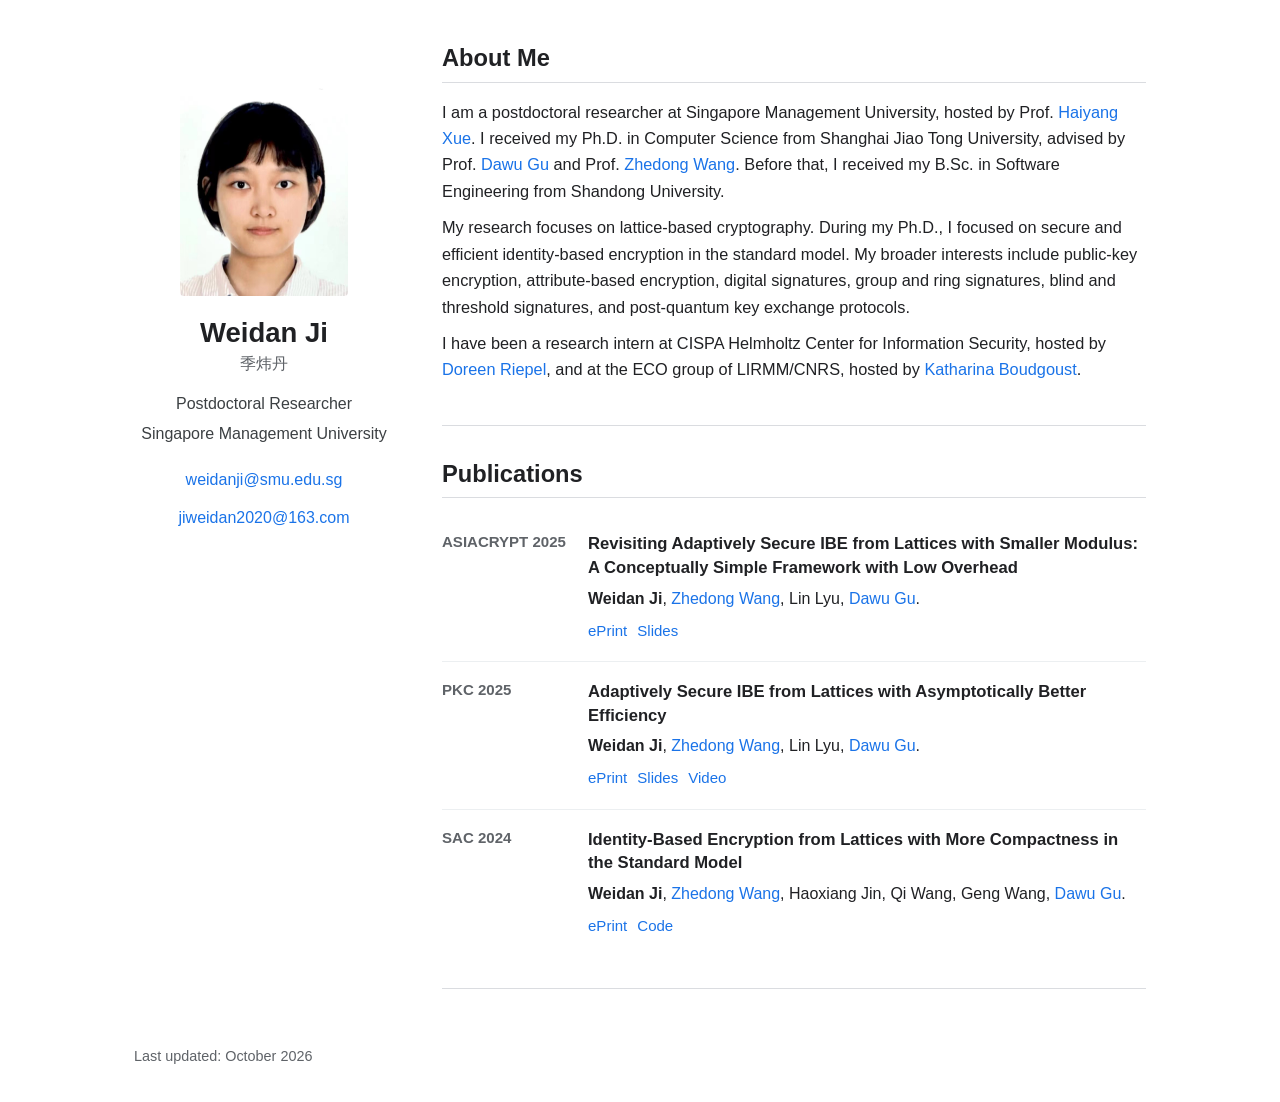
<file: index.html>
<!doctype html>
<html lang="en">
  <head>
    <meta charset="utf-8">
    <meta name="viewport" content="width=device-width, initial-scale=1">
    <title>Weidan Ji</title>
    <meta
      name="description"
      content="Personal academic homepage of Weidan Ji, a cryptography researcher working on lattice-based cryptography and identity-based encryption."
    >
    <link rel="stylesheet" href="styles.css">
  </head>
  <body>

    <main id="top" class="page">
      <aside class="profile">
        <img class="portrait" src="assets/weidan-ji.jpeg" alt="Portrait of Weidan Ji">
        <h1>Weidan Ji</h1>
        <p class="name-cn">季炜丹</p>
        <p class="role">Postdoctoral Researcher</p>
        <p class="affiliation">Singapore Management University</p>

        <div class="contact-list" aria-label="Contact links">
          <a href="mailto:weidanji@smu.edu.sg">weidanji@smu.edu.sg</a>
          <a href="mailto:jiweidan2020@163.com">jiweidan2020@163.com</a>
        </div>
      </aside>

      <section class="content">
          <section id="home" class="section intro">
            <h2>About Me</h2>
            <p>
              I am a postdoctoral researcher at Singapore Management University,
              hosted by Prof. <a href="https://haiyangxc.github.io/hyxue/">Haiyang Xue</a>.
              I received my Ph.D. in Computer Science from Shanghai Jiao Tong University,
              advised by Prof. <a href="https://english.seiee.sjtu.edu.cn/english/detail/841_663.htm">Dawu Gu</a> and Prof. <a href="https://cs.sjtu.edu.cn/en/jiaoshiml/wangzhedong.html">Zhedong Wang</a>. Before that, I received
              my B.Sc. in Software Engineering from Shandong University.
            </p>
            <p>
              My research focuses on lattice-based cryptography. During my Ph.D., I focused
              on secure and efficient identity-based encryption in the standard model. My broader
              interests include public-key encryption, attribute-based encryption,
              digital signatures, group and ring signatures, blind and threshold
              signatures, and post-quantum key exchange protocols.
            </p>
            <p>
              I have been a research intern at CISPA Helmholtz Center for Information
              Security, hosted by <a href="https://provsec.org/doreen.html">Doreen Riepel</a>, and at the ECO group of LIRMM/CNRS,
              hosted by <a href="https://katinkabou.github.io/">Katharina Boudgoust</a>.
            </p>
          </section>

          <section id="publications" class="section">
            <h2>Publications</h2>

            <div class="publication">
              <div class="pub-year">ASIACRYPT 2025</div>
              <div class="pub-main">
                <h3>
                  Revisiting Adaptively Secure IBE from Lattices with Smaller Modulus:
                  A Conceptually Simple Framework with Low Overhead
                </h3>
                <p><strong>Weidan Ji</strong>, <a href="https://cs.sjtu.edu.cn/en/jiaoshiml/wangzhedong.html">Zhedong Wang</a>, Lin Lyu, <a href="https://english.seiee.sjtu.edu.cn/english/detail/841_663.htm">Dawu Gu</a>.</p>
                <div class="pub-links">
                  <a href="https://eprint.iacr.org/2025/1466">ePrint</a>
                  <a href="https://drive.google.com/file/d/1e0ys3QAAJkQX7WcunN2tXa_-Uzj5AYzg/view?usp=sharing">Slides</a>
                </div>
              </div>
            </div>

            <div class="publication">
              <div class="pub-year">PKC 2025</div>
              <div class="pub-main">
                <h3>Adaptively Secure IBE from Lattices with Asymptotically Better Efficiency</h3>
                <p><strong>Weidan Ji</strong>, <a href="https://cs.sjtu.edu.cn/en/jiaoshiml/wangzhedong.html">Zhedong Wang</a>, Lin Lyu, <a href="https://english.seiee.sjtu.edu.cn/english/detail/841_663.htm">Dawu Gu</a>.</p>
                <div class="pub-links">
                  <a href="https://eprint.iacr.org/2025/253">ePrint</a>
                  <a href="https://iacr.org/submit/files/slides/2025/pkc/pkc2025/138/138_slides.pdf">Slides</a>
                  <a href="https://www.youtube.com/watch?v=SqWLYc2ZV9k&t=25s">Video</a>
                </div>
              </div>
            </div>

            <div class="publication">
              <div class="pub-year">SAC 2024</div>
              <div class="pub-main">
                <h3>Identity-Based Encryption from Lattices with More Compactness in the Standard Model</h3>
                <p><strong>Weidan Ji</strong>, <a href="https://cs.sjtu.edu.cn/en/jiaoshiml/wangzhedong.html">Zhedong Wang</a>, Haoxiang Jin, Qi Wang, Geng Wang, <a href="https://english.seiee.sjtu.edu.cn/english/detail/841_663.htm">Dawu Gu</a>.</p>
                <div class="pub-links">
                  <a href="https://eprint.iacr.org/2024/1295">ePrint</a>
                  <a href="https://github.com/WeidanJi/mntru_ibe">Code</a>
                </div>
              </div>
            </div>
          </section>
      </section>
    </main>

    <footer class="site-footer">
      <p>Last updated: October 2026</p>
    </footer>

  </body>
</html>
</file>
<file: styles.css>
:root {
  --background: #ffffff;
  --text: #202124;
  --muted: #5f6368;
  --line: #dadce0;
  --link: #1a73e8;
  --link-hover: #174ea6;
  --soft: #f8fafd;
  --max-width: 1060px;
}

* {
  box-sizing: border-box;
}

html {
  scroll-behavior: smooth;
}

body {
  margin: 0;
  background: var(--background);
  color: var(--text);
  font-family: Arial, Helvetica, sans-serif;
  font-size: 16px;
  line-height: 1.62;
}

a {
  color: var(--link);
  text-decoration: none;
}

a:hover {
  color: var(--link-hover);
  text-decoration: underline;
}

h1,
h2,
h3,
p {
  margin-top: 0;
}

.site-header {
  position: sticky;
  top: 0;
  z-index: 10;
  border-bottom: 1px solid var(--line);
  background: rgba(255, 255, 255, 0.96);
}

.header-inner {
  display: flex;
  align-items: center;
  justify-content: space-between;
  gap: 24px;
  max-width: var(--max-width);
  min-height: 56px;
  margin: 0 auto;
  padding: 0 24px;
}

.brand {
  color: var(--text);
  font-size: 1.08rem;
  font-weight: 700;
}

nav {
  display: flex;
  align-items: center;
  gap: 18px;
  font-size: 0.94rem;
}

nav a {
  color: #3c4043;
}

nav a.is-active {
  color: var(--link);
  font-weight: 700;
}

.page {
  display: grid;
  grid-template-columns: 260px minmax(0, 1fr);
  gap: 48px;
  max-width: var(--max-width);
  margin: 0 auto;
  padding: 44px 24px 56px;
}

.profile {
  align-self: start;
  position: sticky;
  top: 88px;
  text-align: center;
}

.portrait {
  display: block;
  width: 168px;
  height: 208px;
  margin: 0 auto 20px;
  border-radius: 4px;
  object-fit: cover;
  object-position: center top;
}

.profile h1 {
  margin-bottom: 2px;
  font-size: 1.72rem;
  line-height: 1.2;
}

.name-cn {
  margin-bottom: 14px;
  color: var(--muted);
  font-size: 1rem;
}

.role,
.affiliation {
  margin-bottom: 4px;
  color: #3c4043;
}

.contact-list {
  display: flex;
  flex-direction: column;
  align-items: center;
  justify-content: center;
  gap: 8px;
  margin-top: 18px;
}

.contact-list a,
.contact-list button {
  display: inline-flex;
  align-items: center;
  justify-content: center;
  min-height: 30px;
  padding: 0;
  border: 0;
  background: transparent;
  color: var(--link);
  font: inherit;
  cursor: pointer;
}

.contact-list a:hover,
.contact-list button:hover {
  color: var(--link-hover);
  text-decoration: underline;
}

.content {
  min-width: 0;
}

.section {
  padding: 0 0 32px;
  margin-bottom: 34px;
  border-bottom: 1px solid var(--line);
}

.section:last-child {
  margin-bottom: 0;
}

.section h2 {
  margin-bottom: 16px;
  padding-bottom: 8px;
  border-bottom: 1px solid var(--line);
  font-size: 1.48rem;
  font-weight: 600;
  line-height: 1.25;
}

.intro p {
  font-size: 1.02rem;
}

.section p {
  margin-bottom: 10px;
}

.pub-year {
  color: var(--muted);
  font-size: 0.94rem;
  font-weight: 700;
  line-height: 1.35;
}

.publication {
  display: grid;
  grid-template-columns: 128px minmax(0, 1fr);
  gap: 18px;
  padding: 18px 0;
}

.publication + .publication {
  border-top: 1px solid #eceff1;
}

.pub-main h3 {
  margin-bottom: 6px;
  color: #202124;
  font-size: 1.04rem;
  line-height: 1.42;
}

.pub-main p {
  margin-bottom: 4px;
}

.venue {
  color: #3c4043;
  font-style: italic;
}

.pub-links {
  display: flex;
  flex-wrap: wrap;
  gap: 10px;
  margin-top: 7px;
}

.pub-links a {
  font-size: 0.94rem;
}

.site-footer {
  max-width: var(--max-width);
  margin: 0 auto;
  padding: 0 24px 34px;
  color: var(--muted);
  font-size: 0.9rem;
}

.site-footer p {
  margin: 0;
}

@media (max-width: 820px) {
  .site-header {
    position: static;
  }

  .header-inner {
    align-items: flex-start;
    flex-direction: column;
    gap: 10px;
    padding: 14px 20px;
  }

  nav {
    flex-wrap: wrap;
    gap: 10px 14px;
  }

  .page {
    grid-template-columns: 1fr;
    gap: 30px;
    padding: 30px 20px 42px;
  }

  .profile {
    position: static;
  }

  .portrait {
    width: 144px;
    height: 178px;
  }

  .publication {
    grid-template-columns: 1fr;
    gap: 4px;
  }

}

@media (max-width: 520px) {
  body {
    font-size: 15px;
  }

  .header-inner,
  .page,
  .site-footer {
    padding-left: 16px;
    padding-right: 16px;
  }

  .section h2 {
    font-size: 1.34rem;
  }

  .contact-list {
    gap: 6px 12px;
  }
}

.section {
  scroll-margin-top: 88px;
}

.contact-list a {
  overflow-wrap: anywhere;
  max-width: 100%;
}
</file>
